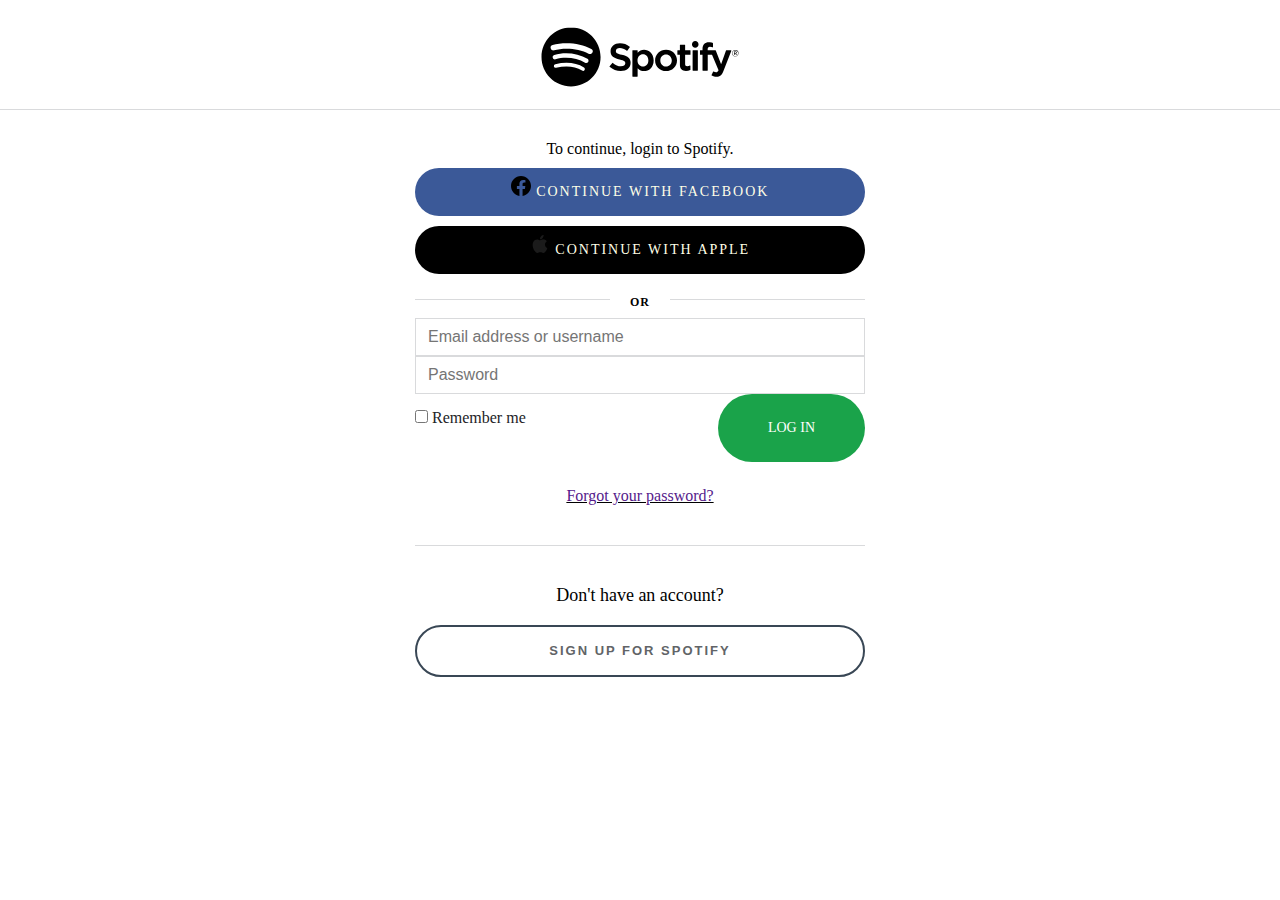
<file: login.html>
<!DOCTYPE html>
<html lang="en">
<head>
    <meta charset="UTF-8">
    <meta http-equiv="X-UA-Compatible" content="IE=edge">
    <meta name="viewport" content="width=device-width, initial-scale=1.0">
    <title>Login - Spotify</title>
    <link
    rel="stylesheet"
    href="https://cdn.jsdelivr.net/npm/bootstrap@4.6.2/dist/css/bootstrap.min.css"
    integrity="sha384-xOolHFLEh07PJGoPkLv1IbcEPTNtaed2xpHsD9ESMhqIYd0nLMwNLD69Npy4HI+N"
    crossorigin="anonymous"
  />
    <link rel="stylesheet" href="./css/login.css"/>
</head>
<body>
    <header>
        <div id="logo">
            <a href="">
                <img src="./assets/spotify-logo.svg" alt="spotify-logo">
            </a>
        </div>
    </header>
    <div class="container">
        <div class="center">
            <p>To continue, login to Spotify.</p>
        </div>

        <div class="btns">
            <div class="btn-fb">
                <img src="./assets/fb-logo.svg" width="20px" height="20px" class="mr-3" alt="facebook">
                <a href="">CONTINUE WITH FACEBOOK</a>
            </div>
            <div class="btn-apple">
                <img src="./assets/apple-logo.svg" width="20px" height="20px" class="mr-3" alt="apple">
                <a href="">CONTINUE WITH APPLE</a>
            </div>        </div>
        <div class="line"><strong>OR</strong></div>
        <!-- Login field -->
        <div id="error"></div>
        <form action="./welcome.html" method="get">
        <div class="login">
            <input type="text" autocomplete="username" placeholder="Email address or username" id="username">
            <input type="password" minlength="1" autocomplete="current-password" placeholder="Password" id="password">
        </div>
        <div class="getIn">
            <div class="remember-user">
                <input id='checkbox' type="checkbox">
                <label for="checkbox">Remember me</label>
    
            </div>
            <button class="btn btn-success mt-1" type="submit" id="log-in">
                <a href="">LOG IN</a>
            </button>
        </div>
    </form>
        <div class="forgot-password" style="text-align: center;">
            <a href="">Forgot your password?</a>
        </div>
            <div class="line"></div>
            <div class="account">
                <p>Don't have an account?</p>
            </div>
            <div class="btns sub">
                <a href="">Sign up for Spotify</a>
            </div>
    </div>
    <script
    src="https://cdn.jsdelivr.net/npm/jquery@3.5.1/dist/jquery.slim.min.js"
    integrity="sha384-DfXdz2htPH0lsSSs5nCTpuj/zy4C+OGpamoFVy38MVBnE+IbbVYUew+OrCXaRkfj"
    crossorigin="anonymous"
  ></script>
  <script
    src="https://cdn.jsdelivr.net/npm/popper.js@1.16.1/dist/umd/popper.min.js"
    integrity="sha384-9/reFTGAW83EW2RDu2S0VKaIzap3H66lZH81PoYlFhbGU+6BZp6G7niu735Sk7lN"
    crossorigin="anonymous"
  ></script>
  <script
    src="https://cdn.jsdelivr.net/npm/bootstrap@4.6.2/dist/js/bootstrap.min.js"
    integrity="sha384-+sLIOodYLS7CIrQpBjl+C7nPvqq+FbNUBDunl/OZv93DB7Ln/533i8e/mZXLi/P+"
    crossorigin="anonymous"
  ></script>
    <script src="./js/login.js"></script>
</body>
</html>
</file>
<file: css/login.css>
@import url(//db.onlinewebfonts.com/c/01173b246d9d9ea808ea75a26b3b61bb?family=Circular+Spotify+Tx+T+Black);

* {
    margin: 0;
    padding: 0;
    box-sizing: border-box;
    font-family: "Circular Spotify Tx T Black";
    text-decoration: none;
}

header {
    width: 100%;
    display: flex;
    justify-content: center;
    text-align: center;
    padding: 25px 0 20px;
    border-bottom: 1px solid #d9dadc;
}

header img {
    max-width: 100%;
    width: 200px;
    height: 100%;
}

.center {
    padding-bottom: 10px;
    padding-top: 30px;
    font-family: "Circular Spotify Tx T Black";
    font-size: 1rem;
    text-align: center;
}

.btns {
    display: flex;
    flex-direction: column;
    align-items: center;
    text-align: center;
}

.btns > div {
    width: 28.125rem;
    line-height: 3rem;
    border-radius: 500px;
    letter-spacing: 2px;
}

.btn-fb, .btn-apple, .btn-google, .btn-phone {
    margin-bottom: 10px;
    font-size: .875rem;
}

.btn-fb a, .btn-apple a, .btn-google a, .btn-phone a {
    color: #FFFFE7;
    
}

.btn-fb {
    background-color: #3b5998;
    color: white;
}

.btn-apple {
    background-color: #000000;
}

.btns > .btn-google, .btns > .btn-phone {
    border: 2px solid #4b4b4b
}

.btn-google a, .btn-phone a {
    color: #616467
}

.btn-google:hover, .btn-phone:hover {
    background-color: #616467;
    transition: .4s;
}

.btn-google a:hover, .btn-phone a:hover {
    color: #FFFFFF;
    transition: .4s;
}

.btn-fc:hover {
    background-color: #3A61B3
}

.btn-apple:hover {
    background-color: #333333
}

.line {
    border-top: 1px solid #d9dadc;
    text-align: center;
    line-height: 1px;
    margin: 15px auto;
    width: 28.125rem;
}

strong {
    font-size: .75rem;
    padding: 0 20px;
    text-transform: uppercase;
    background: #fff;
    letter-spacing: 1px;
}

.login {
    flex-direction: column;
    width: 28.125rem;
    display: flex;
    margin: auto;
}

label {
    color: #222326;
    margin-bottom: 5px;
    margin-top: 15px;
}

input {
    padding: 6px 12px;
    border-radius: 0;
    border: 1px solid #d9dadc;
    line-height: 1.5rem;
    outline: none;
    font-size: 16px;
    font-family: 'Helvetica';
    font-weight: 400;
}

.forgot-password {
    width: 28.125rem;
    margin: 0 auto;
    padding: 25px 0;
    text-decoration: underline;
}

.getIn {
    display: flex;
    width: 28.125rem;
    justify-content: space-between;
    margin: auto;
    text-align: center;
} 

.btn {
    /* width: 13.125rem; */
    padding: 10px 50px;
    border-radius: 500px;
    border: none;
    background-color: #1aa34a;
    font-size: .875rem;
    line-height: 3rem;
    
}

.btn a {
    color: white;
}

.remember-user label{
    text-align: center;
    line-height: 3rem;
    cursor: pointer;
}

.account {
    font-size: 18px;
    margin-top: 40px;
    margin-bottom: 3px;
    line-height: 1.1;
    text-align: center;
}

.sub {
    padding: 16px 14px 5px;
}

.sub a {
    border: 2px solid black;
    border-radius: 500px;
    letter-spacing: 2px;
    color: #616467;
    border-color: #394755;
    text-transform: uppercase;
    line-height: 3rem;
    width: 28.125rem;
    font-family: 'Helvetica';
    font-size: 13px;
    font-weight:bolder;
}

.sub a:hover {
    background-color: #616467;
    color: #FFFFFF;
    transition: .4s;
}
</file>
